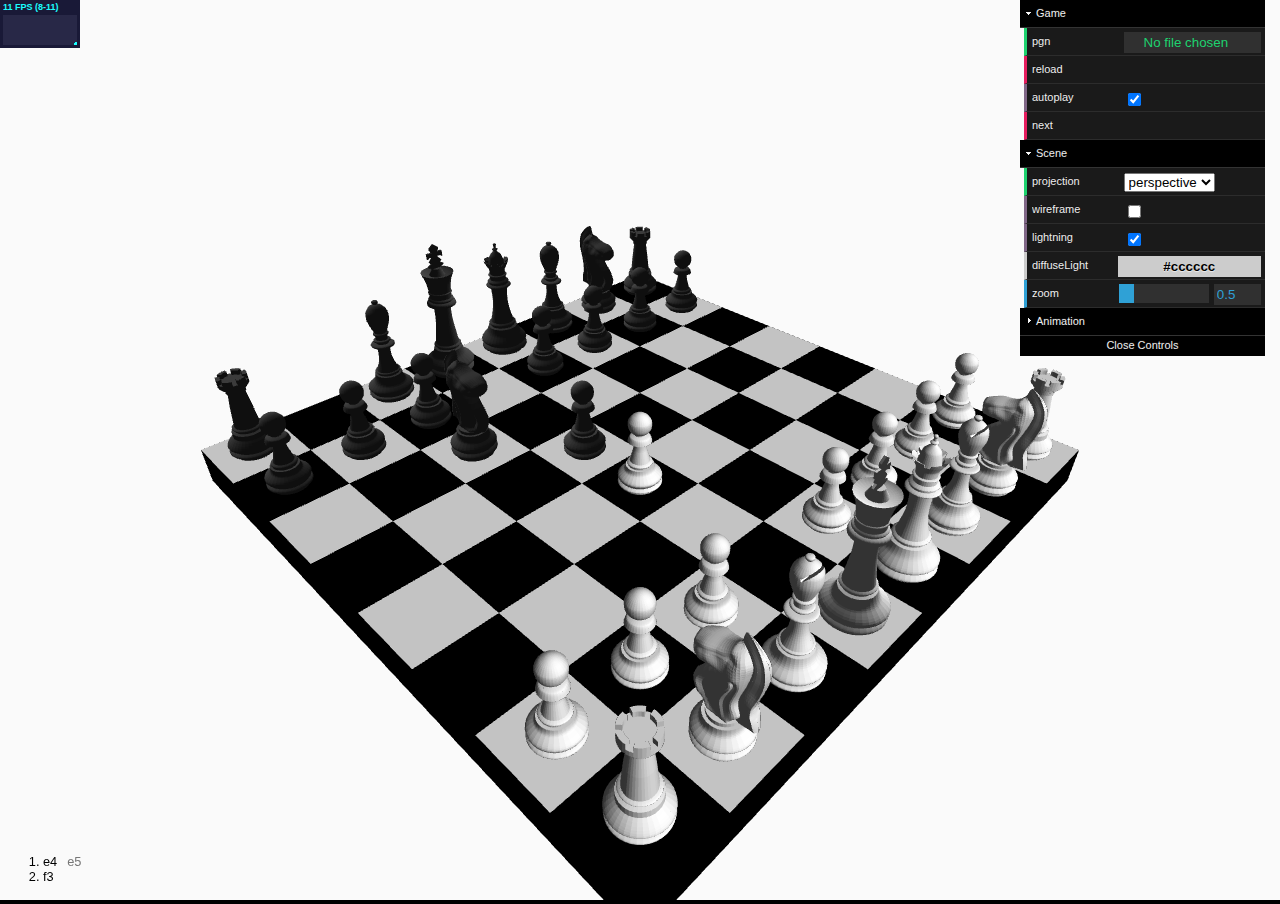
<file: index.html>
<!DOCTYPE HTML>
<html>
  <head>
    <meta charset="utf-8">
    <meta http-equiv="X-UA-Compatible" content="IE=edge,chrome=1">
    <title>ChessPlayer</title>

    <link rel="stylesheet" type="text/css" href="assets/app.css"/>

  </head>
  <body>

    <canvas></canvas>

    <div id="info">
        <ol class="moves"></ol>
    </div>

    <script type="text/javascript" src="js/requestAnimationFrame.js"></script>
    <script type="text/javascript" src="js/gl-matrix-min.js"></script>
    <script type="text/javascript" src="js/underscore-min.js"></script>
    <script type="text/javascript" src="js/coffee-script.js"></script>
    <script type="text/javascript" src="js/dat.gui.min.js"></script>
    <script type="text/javascript" src="js/stats.min.js"></script>
    <script type="text/javascript" src="js/jquery-1.11.0.min.js"></script>

    <script type="text/javascript" src="utils.js"></script>
    <script type="text/javascript" src="app/BaseObject.js"></script>
    <script type="text/javascript" src="app/Board.js"></script>
    <script type="text/javascript" src="app/TrackBall.js"></script>
    <script type="text/javascript" src="app/BoardCube.js"></script>
    <script type="text/javascript" src="app/ChessPiece.js"></script>
    <script type="text/javascript" src="app/pgn/parser.js"></script>
    <script type="text/javascript" src="app/GameState.js"></script>
    <script type="text/javascript" src="chess-player.js"></script>
    <script type="text/javascript" src="webgl.js"></script>
    <script type="text/javascript" src="app.js"></script>
  </body>
</html>
</file>
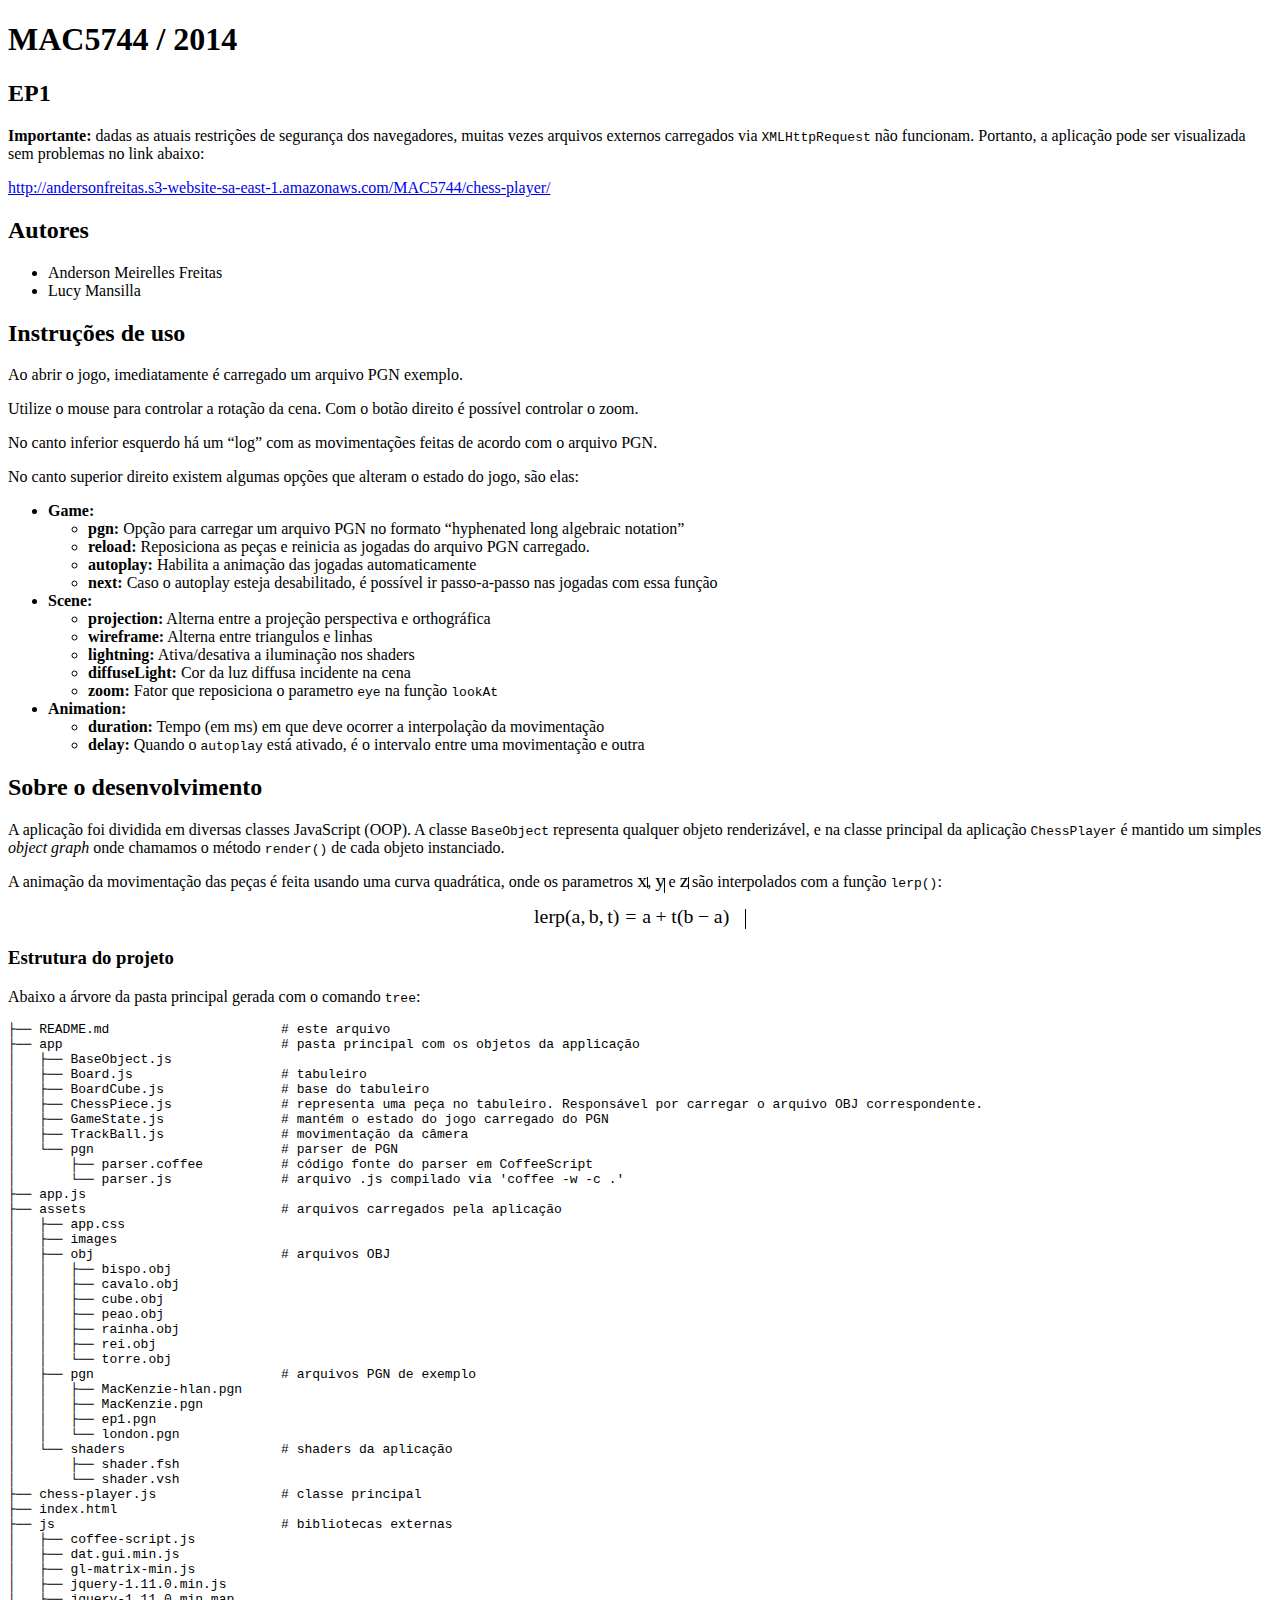
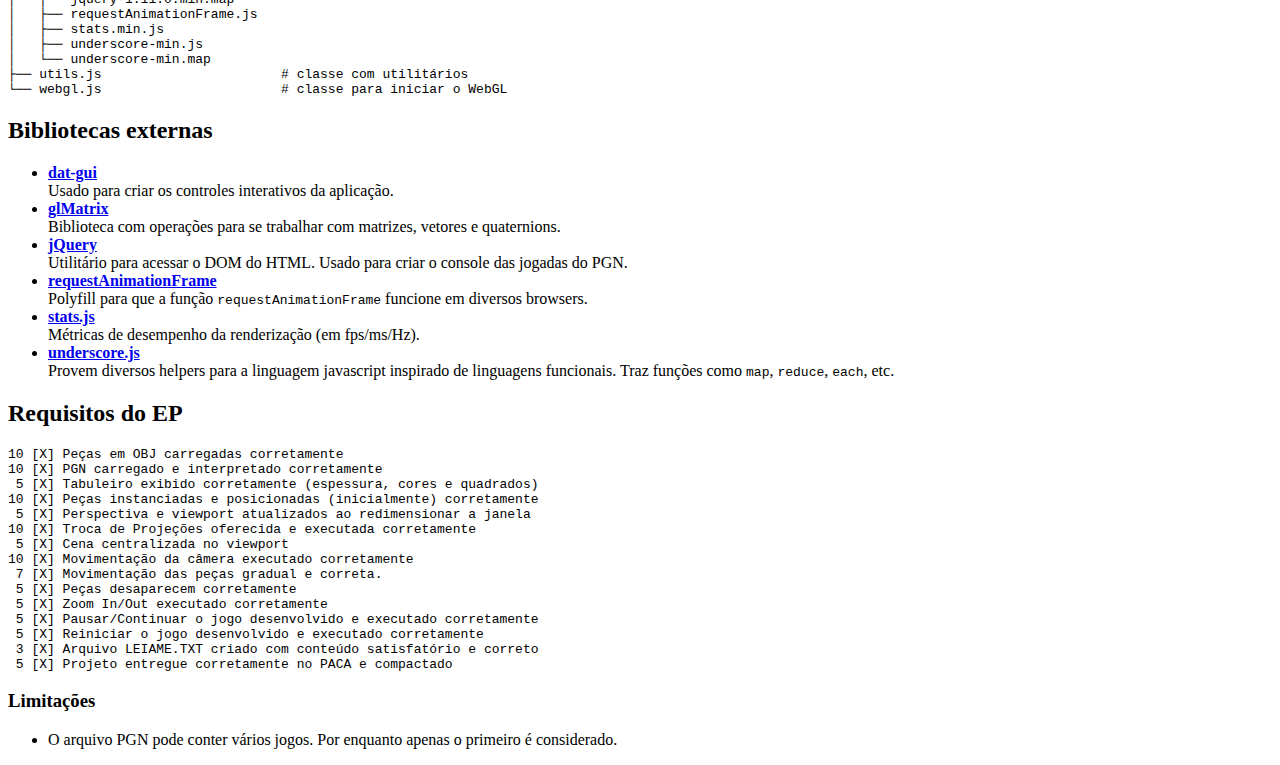
<file: README.html>
<!DOCTYPE html>
<html>
<head>
<meta charset="utf-8">
<title>MAC5744 - EP1</title>
<link rel="stylesheet" href="https://stackedit.io/res-min/themes/base.css" />
<script type="text/javascript" src="https://stackedit.io/libs/MathJax/MathJax.js?config=TeX-AMS_HTML"></script>
</head>
<body><div class="container"><h1 id="mac5744-2014">MAC5744 / 2014</h1>

<h2 id="ep1">EP1</h2>

<p><strong>Importante:</strong> dadas as atuais restrições de segurança dos navegadores, muitas vezes arquivos externos carregados via <code>XMLHttpRequest</code> não funcionam. Portanto, a aplicação pode ser visualizada sem problemas no link abaixo:</p>

<p><a href="http://andersonfreitas.s3-website-sa-east-1.amazonaws.com/MAC5744/chess-player/">http://andersonfreitas.s3-website-sa-east-1.amazonaws.com/MAC5744/chess-player/</a></p>

<h2 id="autores">Autores</h2>

<ul>
<li>Anderson Meirelles Freitas</li>
<li>Lucy Mansilla</li>
</ul>

<h2 id="instruções-de-uso">Instruções de uso</h2>

<p>Ao abrir o jogo, imediatamente é carregado um arquivo PGN exemplo.</p>

<p>Utilize o mouse para controlar a rotação da cena. Com o botão direito é possível controlar o zoom.</p>

<p>No canto inferior esquerdo há um “log” com as movimentações feitas de acordo com o arquivo PGN.</p>

<p>No canto superior direito existem algumas opções que alteram o estado do jogo, são elas:</p>

<ul>
<li><strong>Game:</strong> <br>
<ul><li><strong>pgn:</strong> Opção para carregar um arquivo PGN no formato “hyphenated long algebraic notation”</li>
<li><strong>reload:</strong> Reposiciona as peças e reinicia as jogadas do arquivo PGN carregado.</li>
<li><strong>autoplay:</strong> Habilita a animação das jogadas automaticamente</li>
<li><strong>next:</strong> Caso o autoplay esteja desabilitado, é possível ir passo-a-passo nas jogadas com essa função</li></ul></li>
<li><strong>Scene:</strong> <br>
<ul><li><strong>projection:</strong> Alterna entre a projeção perspectiva e orthográfica</li>
<li><strong>wireframe:</strong> Alterna entre triangulos e linhas</li>
<li><strong>lightning:</strong> Ativa/desativa a iluminação nos shaders</li>
<li><strong>diffuseLight:</strong> Cor da luz diffusa incidente na cena</li>
<li><strong>zoom:</strong> Fator que reposiciona o parametro <code>eye</code> na função <code>lookAt</code></li></ul></li>
<li><strong>Animation:</strong> <br>
<ul><li><strong>duration:</strong> Tempo (em ms) em que deve ocorrer a interpolação da movimentação</li>
<li><strong>delay:</strong> Quando o <code>autoplay</code> está ativado, é o intervalo entre uma movimentação e outra</li></ul></li>
</ul><div class="se-section-delimiter"></div>

<h2 id="sobre-o-desenvolvimento">Sobre o desenvolvimento</h2>

<p>A aplicação foi dividida em diversas classes JavaScript (OOP). A classe <code>BaseObject</code> representa qualquer objeto renderizável, e na classe principal da aplicação <code>ChessPlayer</code> é mantido um simples <em>object graph</em> onde chamamos o método <code>render()</code> de cada objeto instanciado.</p>

<p>A animação da movimentação das peças é feita usando uma curva quadrática, onde os parametros <span class="MathJax_Preview"></span><span class="MathJax" id="MathJax-Element-1-Frame" role="textbox" aria-readonly="true"><nobr><span class="math" id="MathJax-Span-1" style="width: 0.637em; display: inline-block;"><span style="display: inline-block; position: relative; width: 0.521em; height: 0px; font-size: 124%;"><span style="position: absolute; clip: rect(1.846em 1000.003em 2.653em -0.516em); top: -2.474em; left: 0.003em;"><span class="mrow" id="MathJax-Span-2"><span class="mi" id="MathJax-Span-3" style="font-family: STIXGeneral-Italic;">x<span style="display: inline-block; overflow: hidden; height: 1px; width: 0.003em;"></span></span></span><span style="display: inline-block; width: 0px; height: 2.48em;"></span></span></span><span style="border-left-width: 0.004em; border-left-style: solid; display: inline-block; overflow: hidden; width: 0px; height: 0.718em; vertical-align: -0.068em;"></span></span></nobr></span><script type="math/tex" id="MathJax-Element-1">x</script>, <span class="MathJax_Preview"></span><span class="MathJax" id="MathJax-Element-2-Frame" role="textbox" aria-readonly="true"><nobr><span class="math" id="MathJax-Span-4" style="width: 0.579em; display: inline-block;"><span style="display: inline-block; position: relative; width: 0.464em; height: 0px; font-size: 124%;"><span style="position: absolute; clip: rect(1.846em 1000.003em 2.883em -0.516em); top: -2.474em; left: 0.003em;"><span class="mrow" id="MathJax-Span-5"><span class="mi" id="MathJax-Span-6" style="font-family: STIXGeneral-Italic;">y</span></span><span style="display: inline-block; width: 0px; height: 2.48em;"></span></span></span><span style="border-left-width: 0.004em; border-left-style: solid; display: inline-block; overflow: hidden; width: 0px; height: 0.932em; vertical-align: -0.354em;"></span></span></nobr></span><script type="math/tex" id="MathJax-Element-2">y</script> e <span class="MathJax_Preview"></span><span class="MathJax" id="MathJax-Element-3-Frame" role="textbox" aria-readonly="true"><nobr><span class="math" id="MathJax-Span-7" style="width: 0.521em; display: inline-block;"><span style="display: inline-block; position: relative; width: 0.406em; height: 0px; font-size: 124%;"><span style="position: absolute; clip: rect(1.904em 1000.003em 2.71em -0.516em); top: -2.474em; left: 0.003em;"><span class="mrow" id="MathJax-Span-8"><span class="mi" id="MathJax-Span-9" style="font-family: STIXGeneral-Italic;">z</span></span><span style="display: inline-block; width: 0px; height: 2.48em;"></span></span></span><span style="border-left-width: 0.004em; border-left-style: solid; display: inline-block; overflow: hidden; width: 0px; height: 0.789em; vertical-align: -0.139em;"></span></span></nobr></span><script type="math/tex" id="MathJax-Element-3">z</script> são interpolados com a função <code>lerp()</code>:</p>

<p><span class="MathJax_Preview"></span><div class="MathJax_Display" role="textbox" aria-readonly="true" style="text-align: center;"><span class="MathJax" id="MathJax-Element-4-Frame"><nobr><span class="math" id="MathJax-Span-10" style="width: 13.252em; display: inline-block;"><span style="display: inline-block; position: relative; width: 10.66em; height: 0px; font-size: 124%;"><span style="position: absolute; clip: rect(1.616em 1000.003em 2.883em -0.458em); top: -2.474em; left: 0.003em;"><span class="mrow" id="MathJax-Span-11"><span class="mi" id="MathJax-Span-12" style="font-family: STIXGeneral-Italic;">l<span style="display: inline-block; overflow: hidden; height: 1px; width: 0.003em;"></span></span><span class="mi" id="MathJax-Span-13" style="font-family: STIXGeneral-Italic;">e</span><span class="mi" id="MathJax-Span-14" style="font-family: STIXGeneral-Italic;">r<span style="display: inline-block; overflow: hidden; height: 1px; width: 0.003em;"></span></span><span class="mi" id="MathJax-Span-15" style="font-family: STIXGeneral-Italic;">p</span><span class="mo" id="MathJax-Span-16" style="font-family: STIXGeneral-Regular;">(</span><span class="mi" id="MathJax-Span-17" style="font-family: STIXGeneral-Italic;">a</span><span class="mo" id="MathJax-Span-18" style="font-family: STIXGeneral-Regular;">,</span><span class="mi" id="MathJax-Span-19" style="font-family: STIXGeneral-Italic; padding-left: 0.176em;">b</span><span class="mo" id="MathJax-Span-20" style="font-family: STIXGeneral-Regular;">,</span><span class="mi" id="MathJax-Span-21" style="font-family: STIXGeneral-Italic; padding-left: 0.176em;">t<span style="display: inline-block; overflow: hidden; height: 1px; width: 0.003em;"></span></span><span class="mo" id="MathJax-Span-22" style="font-family: STIXGeneral-Regular;">)</span><span class="mo" id="MathJax-Span-23" style="font-family: STIXGeneral-Regular; padding-left: 0.291em;">=</span><span class="mi" id="MathJax-Span-24" style="font-family: STIXGeneral-Italic; padding-left: 0.291em;">a</span><span class="mo" id="MathJax-Span-25" style="font-family: STIXGeneral-Regular; padding-left: 0.233em;">+</span><span class="mi" id="MathJax-Span-26" style="font-family: STIXGeneral-Italic; padding-left: 0.233em;">t<span style="display: inline-block; overflow: hidden; height: 1px; width: 0.003em;"></span></span><span class="mo" id="MathJax-Span-27" style="font-family: STIXGeneral-Regular;">(</span><span class="mi" id="MathJax-Span-28" style="font-family: STIXGeneral-Italic;">b</span><span class="mo" id="MathJax-Span-29" style="font-family: STIXGeneral-Regular; padding-left: 0.233em;">−</span><span class="mi" id="MathJax-Span-30" style="font-family: STIXGeneral-Italic; padding-left: 0.233em;">a</span><span class="mo" id="MathJax-Span-31" style="font-family: STIXGeneral-Regular;">)</span></span><span style="display: inline-block; width: 0px; height: 2.48em;"></span></span></span><span style="border-left-width: 0.004em; border-left-style: solid; display: inline-block; overflow: hidden; width: 0px; height: 1.218em; vertical-align: -0.354em;"></span></span></nobr></span></div><script type="math/tex; mode=display" id="MathJax-Element-4">lerp(a, b, t) = a + t(b - a)</script></p>

<h3 id="estrutura-do-projeto">Estrutura do projeto</h3>

<p>Abaixo a árvore da pasta principal gerada com o comando <code>tree</code>:</p>

<pre><code>├── README.md                      # este arquivo
├── app                            # pasta principal com os objetos da applicação
│&nbsp;&nbsp; ├── BaseObject.js
│&nbsp;&nbsp; ├── Board.js                   # tabuleiro
│&nbsp;&nbsp; ├── BoardCube.js               # base do tabuleiro
│&nbsp;&nbsp; ├── ChessPiece.js              # representa uma peça no tabuleiro. Responsável por carregar o arquivo OBJ correspondente.
│&nbsp;&nbsp; ├── GameState.js               # mantém o estado do jogo carregado do PGN
│&nbsp;&nbsp; ├── TrackBall.js               # movimentação da câmera
│&nbsp;&nbsp; └── pgn                        # parser de PGN
│&nbsp;&nbsp;     ├── parser.coffee          # código fonte do parser em CoffeeScript
│&nbsp;&nbsp;     └── parser.js              # arquivo .js compilado via 'coffee -w -c .'
├── app.js
├── assets                         # arquivos carregados pela aplicação
│&nbsp;&nbsp; ├── app.css
│&nbsp;&nbsp; ├── images                     
│&nbsp;&nbsp; ├── obj                        # arquivos OBJ
│&nbsp;&nbsp; │&nbsp;&nbsp; ├── bispo.obj
│&nbsp;&nbsp; │&nbsp;&nbsp; ├── cavalo.obj
│&nbsp;&nbsp; │&nbsp;&nbsp; ├── cube.obj
│&nbsp;&nbsp; │&nbsp;&nbsp; ├── peao.obj
│&nbsp;&nbsp; │&nbsp;&nbsp; ├── rainha.obj
│&nbsp;&nbsp; │&nbsp;&nbsp; ├── rei.obj
│&nbsp;&nbsp; │&nbsp;&nbsp; └── torre.obj
│&nbsp;&nbsp; ├── pgn                        # arquivos PGN de exemplo
│&nbsp;&nbsp; │&nbsp;&nbsp; ├── MacKenzie-hlan.pgn
│&nbsp;&nbsp; │&nbsp;&nbsp; ├── MacKenzie.pgn
│&nbsp;&nbsp; │&nbsp;&nbsp; ├── ep1.pgn
│&nbsp;&nbsp; │&nbsp;&nbsp; └── london.pgn
│&nbsp;&nbsp; └── shaders                    # shaders da aplicação
│&nbsp;&nbsp;     ├── shader.fsh
│&nbsp;&nbsp;     └── shader.vsh
├── chess-player.js                # classe principal
├── index.html
├── js                             # bibliotecas externas
│&nbsp;&nbsp; ├── coffee-script.js
│&nbsp;&nbsp; ├── dat.gui.min.js
│&nbsp;&nbsp; ├── gl-matrix-min.js
│&nbsp;&nbsp; ├── jquery-1.11.0.min.js
│&nbsp;&nbsp; ├── jquery-1.11.0.min.map
│&nbsp;&nbsp; ├── requestAnimationFrame.js
│&nbsp;&nbsp; ├── stats.min.js
│&nbsp;&nbsp; ├── underscore-min.js
│&nbsp;&nbsp; └── underscore-min.map
├── utils.js                       # classe com utilitários
└── webgl.js                       # classe para iniciar o WebGL
</code></pre>

<h2 id="bibliotecas-externas">Bibliotecas externas</h2>

<ul>
<li><strong><a href="http://code.google.com/p/dat-gui/">dat-gui</a></strong> <br>
Usado para criar os controles interativos da aplicação.</li>
<li><strong><a href="http://glmatrix.net">glMatrix</a></strong> <br>
Biblioteca com operações para se trabalhar com matrizes, vetores e quaternions.</li>
<li><strong><a href="http://jquery.com">jQuery</a></strong> <br>
Utilitário para acessar o DOM do HTML. Usado para criar o console das jogadas do PGN.</li>
<li><strong><a href="http://paulirish.com/2011/requestanimationframe-for-smart-animating/">requestAnimationFrame</a></strong> <br>
Polyfill para que a função <code>requestAnimationFrame</code> funcione em diversos browsers.</li>
<li><strong><a href="https://github.com/mrdoob/stats.js">stats.js</a></strong> <br>
Métricas de desempenho da renderização (em fps/ms/Hz).</li>
<li><strong><a href="http://underscorejs.org">underscore.js</a></strong> <br>
Provem diversos helpers para a linguagem javascript inspirado de linguagens funcionais. Traz funções como <code>map</code>, <code>reduce</code>, <code>each</code>, etc.</li>
</ul>

<h2 id="requisitos-do-ep">Requisitos do EP</h2>

<pre><code>10 [X] Peças em OBJ carregadas corretamente
10 [X] PGN carregado e interpretado corretamente
 5 [X] Tabuleiro exibido corretamente (espessura, cores e quadrados)
10 [X] Peças instanciadas e posicionadas (inicialmente) corretamente
 5 [X] Perspectiva e viewport atualizados ao redimensionar a janela
10 [X] Troca de Projeções oferecida e executada corretamente
 5 [X] Cena centralizada no viewport
10 [X] Movimentação da câmera executado corretamente
 7 [X] Movimentação das peças gradual e correta.
 5 [X] Peças desaparecem corretamente
 5 [X] Zoom In/Out executado corretamente
 5 [X] Pausar/Continuar o jogo desenvolvido e executado corretamente
 5 [X] Reiniciar o jogo desenvolvido e executado corretamente
 3 [X] Arquivo LEIAME.TXT criado com conteúdo satisfatório e correto
 5 [X] Projeto entregue corretamente no PACA e compactado
</code></pre>

<h3 id="limitações">Limitações</h3>

<ul>
<li>O arquivo PGN pode conter vários jogos. Por enquanto apenas o primeiro é considerado.</li>
</ul></div></body>
</html>
</file>
<file: assets/app.css>
body {
  background-color: #000000;
  margin: 0px;
  overflow: hidden;
}

/* Custom dat.gui upload component */
.dg .c input[type=file]::-webkit-file-upload-button {
  visibility: hidden;
  width: 0px;
}

.dg .c input[type=file] {
  background: #303030;
  outline: none;
  color: #1ed36f;
  border: 0;
  margin-top: 4px;
  width: 100%;
  float: right;
}

#info {
  position: absolute;
  bottom: 0px;
  width: 300px;
  height: 200px;
  overflow: hidden;
  margin: 3px 3px 3px 3px;
  font-family: Verdana, sans-serif;
  font-size: 0.8em;
}

#info .moves {
  position: absolute;
  bottom: 0;
}

.white-move {
  color: #777;
  margin-left: 10px;
}
</file>
